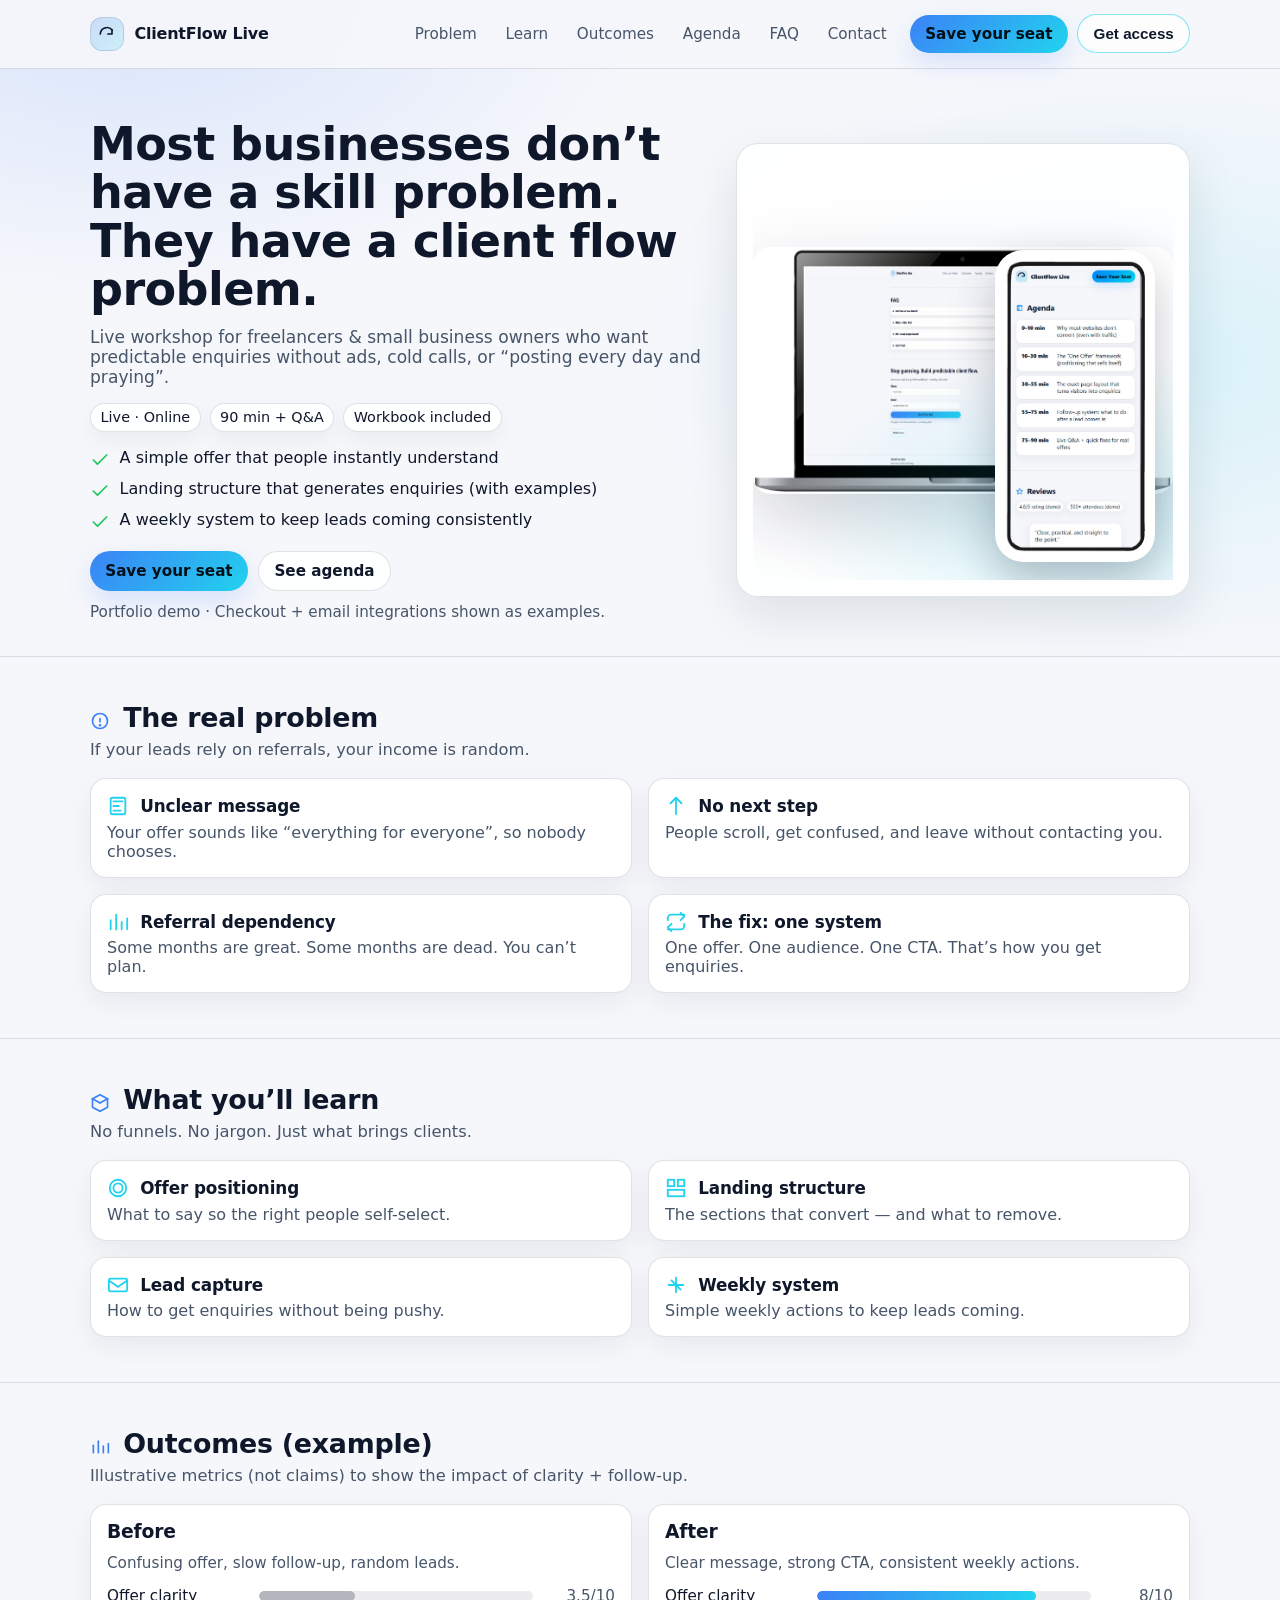
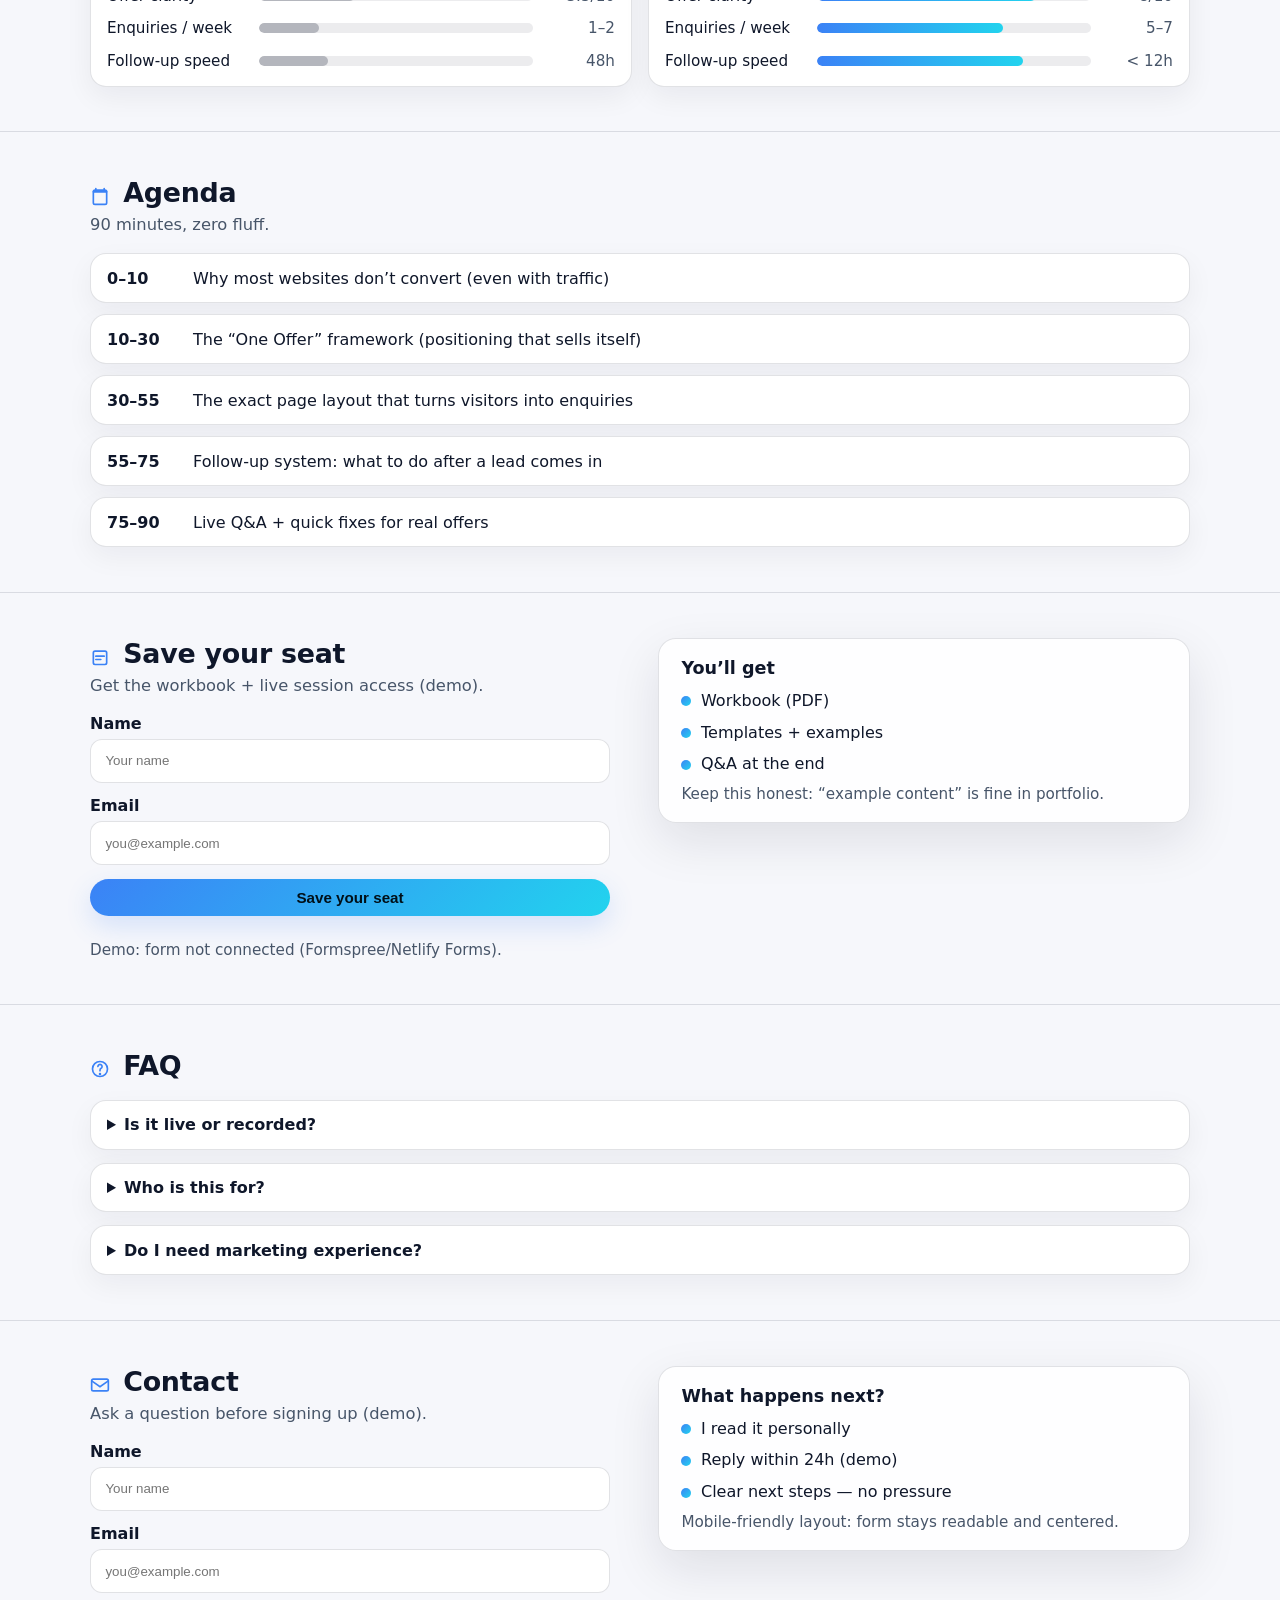
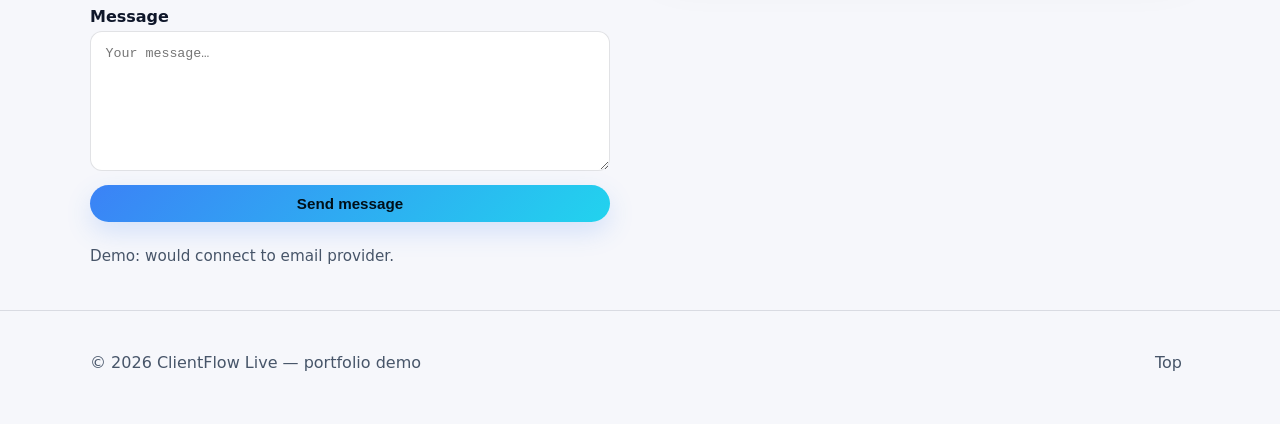
<file: index.html>
<!doctype html>
<html lang="en">
<head>
  <meta charset="UTF-8" />
  <meta name="viewport" content="width=device-width, initial-scale=1.0" />
  <title>ClientFlow Live — Portfolio Landing</title>
  <meta name="description" content="Portfolio demo landing page focused on client acquisition: clear offer, outcomes, agenda, and contact." />
  <link rel="icon" href="data:image/svg+xml,%3Csvg xmlns='http://www.w3.org/2000/svg' viewBox='0 0 64 64'%3E%3Cdefs%3E%3CradialGradient id='g' cx='30%25' cy='30%25'%3E%3Cstop offset='0' stop-color='%2322d3ee'/%3E%3Cstop offset='1' stop-color='%233b82f6'/%3E%3C/radialGradient%3E%3C/defs%3E%3Ccircle cx='32' cy='32' r='28' fill='url(%23g)'/%3E%3Cpath d='M20 35l7 7 17-20' fill='none' stroke='white' stroke-width='6' stroke-linecap='round' stroke-linejoin='round'/%3E%3C/svg%3E" />
  <link rel="stylesheet" href="styles.css" />
</head>

<body>
  <!-- Header -->
  <header class="header" id="top">
    <div class="wrap header__inner">
      <a class="brand" href="#top" aria-label="Back to top">
        <span class="brand__badge" aria-hidden="true">
          <svg class="icon" viewBox="0 0 24 24">
            <path d="M4 12a8 8 0 0 1 14-5" fill="none" stroke="currentColor" stroke-width="2" stroke-linecap="round"/>
            <path d="M18 7v5h-5" fill="none" stroke="currentColor" stroke-width="2" stroke-linecap="round" stroke-linejoin="round"/>
          </svg>
        </span>
        <span class="brand__text">ClientFlow Live</span>
      </a>

      <nav class="nav" aria-label="Primary">
        <a href="#problem">Problem</a>
        <a href="#learn">Learn</a>
        <a href="#outcomes">Outcomes</a>
        <a href="#agenda">Agenda</a>
        <a href="#faq">FAQ</a>
        <a href="#contact">Contact</a>
      </nav>

      <div class="header__ctas">
        <a class="btn btn--primary" href="#signup">Save your seat</a>
        <button class="btn btn--ghost" id="buyBtn" type="button">Get access</button>
      </div>
    </div>
  </header>

  <main>
    <!-- Hero -->
    <section class="hero" id="hero">
      <div class="wrap hero__grid">
        <div class="hero__copy">
          <h1 class="hero__title">Most businesses don’t have a skill problem.<br/>They have a client flow problem.</h1>
          <p class="hero__lead">
            Live workshop for freelancers & small business owners who want predictable enquiries
            without ads, cold calls, or “posting every day and praying”.
          </p>

          <div class="pills" aria-label="Event highlights">
            <span class="pill">Live · Online</span>
            <span class="pill">90 min + Q&amp;A</span>
            <span class="pill">Workbook included</span>
          </div>

          <ul class="checklist">
            <li>
              <svg class="checklist__icon" viewBox="0 0 24 24" aria-hidden="true">
                <path d="M20 6L9 17l-5-5" fill="none" stroke="currentColor" stroke-width="2" stroke-linecap="round" stroke-linejoin="round"/>
              </svg>
              A simple offer that people instantly understand
            </li>
            <li>
              <svg class="checklist__icon" viewBox="0 0 24 24" aria-hidden="true">
                <path d="M20 6L9 17l-5-5" fill="none" stroke="currentColor" stroke-width="2" stroke-linecap="round" stroke-linejoin="round"/>
              </svg>
              Landing structure that generates enquiries (with examples)
            </li>
            <li>
              <svg class="checklist__icon" viewBox="0 0 24 24" aria-hidden="true">
                <path d="M20 6L9 17l-5-5" fill="none" stroke="currentColor" stroke-width="2" stroke-linecap="round" stroke-linejoin="round"/>
              </svg>
              A weekly system to keep leads coming consistently
            </li>
          </ul>

          <div class="hero__actions">
            <a class="btn btn--primary" href="#signup">Save your seat</a>
            <a class="btn" href="#agenda">See agenda</a>
          </div>

          <p class="note">Portfolio demo · Checkout + email integrations shown as examples.</p>
        </div>

        <div class="preview" aria-label="Responsive preview">
          <div class="preview__mockups">
            <img class="mockup mockup--main" src="./images/desktop.jpg" alt="Desktop preview screenshot" />
            <img class="mockup mockup--secondary" src="./images/mobile.jpg" alt="Mobile preview screenshot" />
            
          </div>
        </div>
      </div>
    </section>

    <!-- Problem -->
    <section class="section" id="problem">
      <div class="wrap">
        <header class="section__header">
          <h2 class="section__title">
            <span class="section__icon" aria-hidden="true">
              <svg class="icon" viewBox="0 0 24 24">
                <path d="M12 9v4" fill="none" stroke="currentColor" stroke-width="2" stroke-linecap="round"/>
                <path d="M12 17h.01" fill="none" stroke="currentColor" stroke-width="3" stroke-linecap="round"/>
                <circle cx="12" cy="12" r="9" fill="none" stroke="currentColor" stroke-width="2"/>
              </svg>
            </span>
            The real problem
          </h2>
          <p class="section__lead">If your leads rely on referrals, your income is random.</p>
        </header>

        <div class="cards">
          <article class="card">
            <h3 class="card__title">
              <svg class="card__icon" viewBox="0 0 24 24" aria-hidden="true">
                <path d="M7 7h10M7 12h6M7 17h8" fill="none" stroke="currentColor" stroke-width="2" stroke-linecap="round"/>
                <rect x="4" y="3" width="16" height="18" rx="2" fill="none" stroke="currentColor" stroke-width="2"/>
              </svg>
              Unclear message
            </h3>
            <p class="card__text">Your offer sounds like “everything for everyone”, so nobody chooses.</p>
          </article>

          <article class="card">
            <h3 class="card__title">
              <svg class="card__icon" viewBox="0 0 24 24" aria-hidden="true">
                <path d="M12 3v18" fill="none" stroke="currentColor" stroke-width="2" stroke-linecap="round"/>
                <path d="M6 9l6-6 6 6" fill="none" stroke="currentColor" stroke-width="2" stroke-linecap="round" stroke-linejoin="round"/>
              </svg>
              No next step
            </h3>
            <p class="card__text">People scroll, get confused, and leave without contacting you.</p>
          </article>

          <article class="card">
            <h3 class="card__title">
              <svg class="card__icon" viewBox="0 0 24 24" aria-hidden="true">
                <path d="M4 20V10M10 20V4M16 20v-8M22 20V8" fill="none" stroke="currentColor" stroke-width="2" stroke-linecap="round"/>
              </svg>
              Referral dependency
            </h3>
            <p class="card__text">Some months are great. Some months are dead. You can’t plan.</p>
          </article>

          <article class="card">
            <h3 class="card__title">
              <svg class="card__icon" viewBox="0 0 24 24" aria-hidden="true">
                <path d="M17 2l4 4-4 4" fill="none" stroke="currentColor" stroke-width="2" stroke-linecap="round" stroke-linejoin="round"/>
                <path d="M3 10V8a4 4 0 0 1 4-4h14" fill="none" stroke="currentColor" stroke-width="2" stroke-linecap="round"/>
                <path d="M7 22l-4-4 4-4" fill="none" stroke="currentColor" stroke-width="2" stroke-linecap="round" stroke-linejoin="round"/>
                <path d="M21 14v2a4 4 0 0 1-4 4H3" fill="none" stroke="currentColor" stroke-width="2" stroke-linecap="round"/>
              </svg>
              The fix: one system
            </h3>
            <p class="card__text">One offer. One audience. One CTA. That’s how you get enquiries.</p>
          </article>
        </div>
      </div>
    </section>

    <!-- Learn -->
    <section class="section" id="learn">
      <div class="wrap">
        <header class="section__header">
          <h2 class="section__title">
            <span class="section__icon" aria-hidden="true">
              <svg class="icon" viewBox="0 0 24 24">
                <path d="M12 2l9 5-9 5-9-5 9-5z" fill="none" stroke="currentColor" stroke-width="2"/>
                <path d="M3 7v10l9 5 9-5V7" fill="none" stroke="currentColor" stroke-width="2"/>
              </svg>
            </span>
            What you’ll learn
          </h2>
          <p class="section__lead">No funnels. No jargon. Just what brings clients.</p>
        </header>

        <div class="cards cards--2">
          <article class="card">
            <h3 class="card__title">
              <svg class="card__icon" viewBox="0 0 24 24" aria-hidden="true">
                <circle cx="12" cy="12" r="9" fill="none" stroke="currentColor" stroke-width="2"/>
                <circle cx="12" cy="12" r="5" fill="none" stroke="currentColor" stroke-width="2"/>
              </svg>
              Offer positioning
            </h3>
            <p class="card__text">What to say so the right people self-select.</p>
          </article>

          <article class="card">
            <h3 class="card__title">
              <svg class="card__icon" viewBox="0 0 24 24" aria-hidden="true">
                <rect x="3" y="3" width="7" height="7" fill="none" stroke="currentColor" stroke-width="2"/>
                <rect x="14" y="3" width="7" height="7" fill="none" stroke="currentColor" stroke-width="2"/>
                <rect x="3" y="14" width="18" height="7" fill="none" stroke="currentColor" stroke-width="2"/>
              </svg>
              Landing structure
            </h3>
            <p class="card__text">The sections that convert — and what to remove.</p>
          </article>

          <article class="card">
            <h3 class="card__title">
              <svg class="card__icon" viewBox="0 0 24 24" aria-hidden="true">
                <rect x="2" y="5" width="20" height="14" rx="2" fill="none" stroke="currentColor" stroke-width="2"/>
                <path d="M22 7l-10 7L2 7" fill="none" stroke="currentColor" stroke-width="2"/>
              </svg>
              Lead capture
            </h3>
            <p class="card__text">How to get enquiries without being pushy.</p>
          </article>

          <article class="card">
            <h3 class="card__title">
              <svg class="card__icon" viewBox="0 0 24 24" aria-hidden="true">
                <path d="M4 12h16" fill="none" stroke="currentColor" stroke-width="2" stroke-linecap="round"/>
                <path d="M12 4v16" fill="none" stroke="currentColor" stroke-width="2" stroke-linecap="round"/>
                <path d="M7 7l10 10" fill="none" stroke="currentColor" stroke-width="2" stroke-linecap="round"/>
              </svg>
              Weekly system
            </h3>
            <p class="card__text">Simple weekly actions to keep leads coming.</p>
          </article>
        </div>
      </div>
    </section>

    <!-- Outcomes -->
    <section class="section" id="outcomes">
      <div class="wrap">
        <header class="section__header">
          <h2 class="section__title">
            <span class="section__icon" aria-hidden="true">
              <svg class="icon" viewBox="0 0 24 24">
                <path d="M4 19V10" fill="none" stroke="currentColor" stroke-width="2" stroke-linecap="round"/>
                <path d="M10 19V5" fill="none" stroke="currentColor" stroke-width="2" stroke-linecap="round"/>
                <path d="M16 19v-8" fill="none" stroke="currentColor" stroke-width="2" stroke-linecap="round"/>
                <path d="M22 19V8" fill="none" stroke="currentColor" stroke-width="2" stroke-linecap="round"/>
              </svg>
            </span>
            Outcomes (example)
          </h2>
          <p class="section__lead">Illustrative metrics (not claims) to show the impact of clarity + follow-up.</p>
        </header>

        <div class="charts">
          <article class="chart">
            <h3 class="chart__title">Before</h3>
            <p class="note">Confusing offer, slow follow‑up, random leads.</p>

            <div class="metric">
              <span class="metric__label">Offer clarity</span>
              <div class="bar"><div class="bar__fill" style="width:35%"></div></div>
              <span class="metric__value">3.5/10</span>
            </div>

            <div class="metric">
              <span class="metric__label">Enquiries / week</span>
              <div class="bar"><div class="bar__fill" style="width:22%"></div></div>
              <span class="metric__value">1–2</span>
            </div>

            <div class="metric">
              <span class="metric__label">Follow‑up speed</span>
              <div class="bar"><div class="bar__fill" style="width:25%"></div></div>
              <span class="metric__value">48h</span>
            </div>
          </article>

          <article class="chart chart--after">
            <h3 class="chart__title">After</h3>
            <p class="note">Clear message, strong CTA, consistent weekly actions.</p>

            <div class="metric">
              <span class="metric__label">Offer clarity</span>
              <div class="bar"><div class="bar__fill" style="width:80%"></div></div>
              <span class="metric__value">8/10</span>
            </div>

            <div class="metric">
              <span class="metric__label">Enquiries / week</span>
              <div class="bar"><div class="bar__fill" style="width:68%"></div></div>
              <span class="metric__value">5–7</span>
            </div>

            <div class="metric">
              <span class="metric__label">Follow‑up speed</span>
              <div class="bar"><div class="bar__fill" style="width:75%"></div></div>
              <span class="metric__value">&lt; 12h</span>
            </div>
          </article>
        </div>
      </div>
    </section>

    <!-- Agenda -->
    <section class="section" id="agenda">
      <div class="wrap">
        <header class="section__header">
          <h2 class="section__title">
            <span class="section__icon" aria-hidden="true">
              <svg class="icon" viewBox="0 0 24 24">
                <path d="M7 3v3M17 3v3" fill="none" stroke="currentColor" stroke-width="2" stroke-linecap="round"/>
                <path d="M4 7h16" fill="none" stroke="currentColor" stroke-width="2" stroke-linecap="round"/>
                <rect x="4" y="5" width="16" height="17" rx="2" fill="none" stroke="currentColor" stroke-width="2"/>
              </svg>
            </span>
            Agenda
          </h2>
          <p class="section__lead">90 minutes, zero fluff.</p>
        </header>

        <div class="agenda">
          <div class="agenda__row"><span class="agenda__time">0–10</span><span>Why most websites don’t convert (even with traffic)</span></div>
          <div class="agenda__row"><span class="agenda__time">10–30</span><span>The “One Offer” framework (positioning that sells itself)</span></div>
          <div class="agenda__row"><span class="agenda__time">30–55</span><span>The exact page layout that turns visitors into enquiries</span></div>
          <div class="agenda__row"><span class="agenda__time">55–75</span><span>Follow‑up system: what to do after a lead comes in</span></div>
          <div class="agenda__row"><span class="agenda__time">75–90</span><span>Live Q&amp;A + quick fixes for real offers</span></div>
        </div>
      </div>
    </section>

    <!-- Signup (2 columns) -->
    <section class="section" id="signup">
      <div class="wrap two-col">
        <div class="two-col__main">
          <header class="section__header">
            <h2 class="section__title">
              <span class="section__icon" aria-hidden="true">
                <svg class="icon" viewBox="0 0 24 24">
                  <rect x="4" y="5" width="16" height="16" rx="2" fill="none" stroke="currentColor" stroke-width="2"/>
                  <path d="M7 11h10M7 15h6" fill="none" stroke="currentColor" stroke-width="2" stroke-linecap="round"/>
                </svg>
              </span>
              Save your seat
            </h2>
            <p class="section__lead">Get the workbook + live session access (demo).</p>
          </header>

          <form class="form" id="signupForm">
            <div class="field">
              <label for="name">Name</label>
              <input id="name" name="name" type="text" autocomplete="name" required placeholder="Your name" />
            </div>

            <div class="field">
              <label for="email">Email</label>
              <input id="email" name="email" type="email" autocomplete="email" required placeholder="you@example.com" />
            </div>

            <button class="btn btn--primary" type="submit">Save your seat</button>
            <p class="note">Demo: form not connected (Formspree/Netlify Forms).</p>
          </form>
        </div>

        <aside class="two-col__side">
          <h3 class="side__title">You’ll get</h3>
          <ul class="side__list">
            <li><span class="side__dot"></span> Workbook (PDF)</li>
            <li><span class="side__dot"></span> Templates + examples</li>
            <li><span class="side__dot"></span> Q&amp;A at the end</li>
          </ul>
          <p class="note">Keep this honest: “example content” is fine in portfolio.</p>
        </aside>
      </div>
    </section>

    <!-- FAQ -->
    <section class="section" id="faq">
      <div class="wrap">
        <header class="section__header">
          <h2 class="section__title">
            <span class="section__icon" aria-hidden="true">
              <svg class="icon" viewBox="0 0 24 24">
                <path d="M12 18h.01" fill="none" stroke="currentColor" stroke-width="3" stroke-linecap="round"/>
                <path d="M9.5 9a2.5 2.5 0 1 1 3.8 2.2c-.9.5-1.3 1-1.3 2.3v.5"
                  fill="none" stroke="currentColor" stroke-width="2" stroke-linecap="round" stroke-linejoin="round"/>
                <circle cx="12" cy="12" r="9" fill="none" stroke="currentColor" stroke-width="2"/>
              </svg>
            </span>
            FAQ
          </h2>
        </header>

        <div class="faq">
          <details>
            <summary>Is it live or recorded?</summary>
            <p>Live. A recording can be available afterwards (demo copy).</p>
          </details>
          <details>
            <summary>Who is this for?</summary>
            <p>Freelancers, consultants, coaches, and local service businesses.</p>
          </details>
          <details>
            <summary>Do I need marketing experience?</summary>
            <p>No. This is business-first, not technical.</p>
          </details>
        </div>
      </div>
    </section>

    <!-- Contact (2 columns) -->
    <section class="section" id="contact">
      <div class="wrap two-col">
        <div class="two-col__main">
          <header class="section__header">
            <h2 class="section__title">
              <span class="section__icon" aria-hidden="true">
                <svg class="icon" viewBox="0 0 24 24">
                  <rect x="2" y="5" width="20" height="14" rx="2" fill="none" stroke="currentColor" stroke-width="2"/>
                  <path d="M22 7l-10 7L2 7" fill="none" stroke="currentColor" stroke-width="2"/>
                </svg>
              </span>
              Contact
            </h2>
            <p class="section__lead">Ask a question before signing up (demo).</p>
          </header>

          <form class="form" id="contactForm">
            <div class="field">
              <label for="cname">Name</label>
              <input id="cname" name="cname" type="text" autocomplete="name" required placeholder="Your name" />
            </div>

            <div class="field">
              <label for="cemail">Email</label>
              <input id="cemail" name="cemail" type="email" autocomplete="email" required placeholder="you@example.com" />
            </div>

            <div class="field">
              <label for="cmsg">Message</label>
              <textarea id="cmsg" name="cmsg" rows="5" required placeholder="Your message…"></textarea>
            </div>

            <button class="btn btn--primary" type="submit">Send message</button>
            <p class="note">Demo: would connect to email provider.</p>
          </form>
        </div>

        <aside class="two-col__side">
          <h3 class="side__title">What happens next?</h3>
          <ul class="side__list">
            <li><span class="side__dot"></span> I read it personally</li>
            <li><span class="side__dot"></span> Reply within 24h (demo)</li>
            <li><span class="side__dot"></span> Clear next steps — no pressure</li>
          </ul>
          <p class="note">Mobile-friendly layout: form stays readable and centered.</p>
        </aside>
      </div>
    </section>

    <!-- Footer -->
    <footer class="footer">
      <div class="wrap footer__inner">
        <span>© <span id="year"></span> ClientFlow Live — portfolio demo</span>
        <a class="footer__link" href="#hero">Top</a>
      </div>
    </footer>
  </main>

  <!-- Scroll to top (desktop only via CSS) -->
  <button class="to-top" id="toTop" type="button" aria-label="Back to top">↑</button>

  <!-- Mobile sticky CTA -->
  <a class="mobile-cta btn btn--primary" href="#signup">Save your seat</a>

  <script src="script.js"></script>
</body>
</html>
</file>
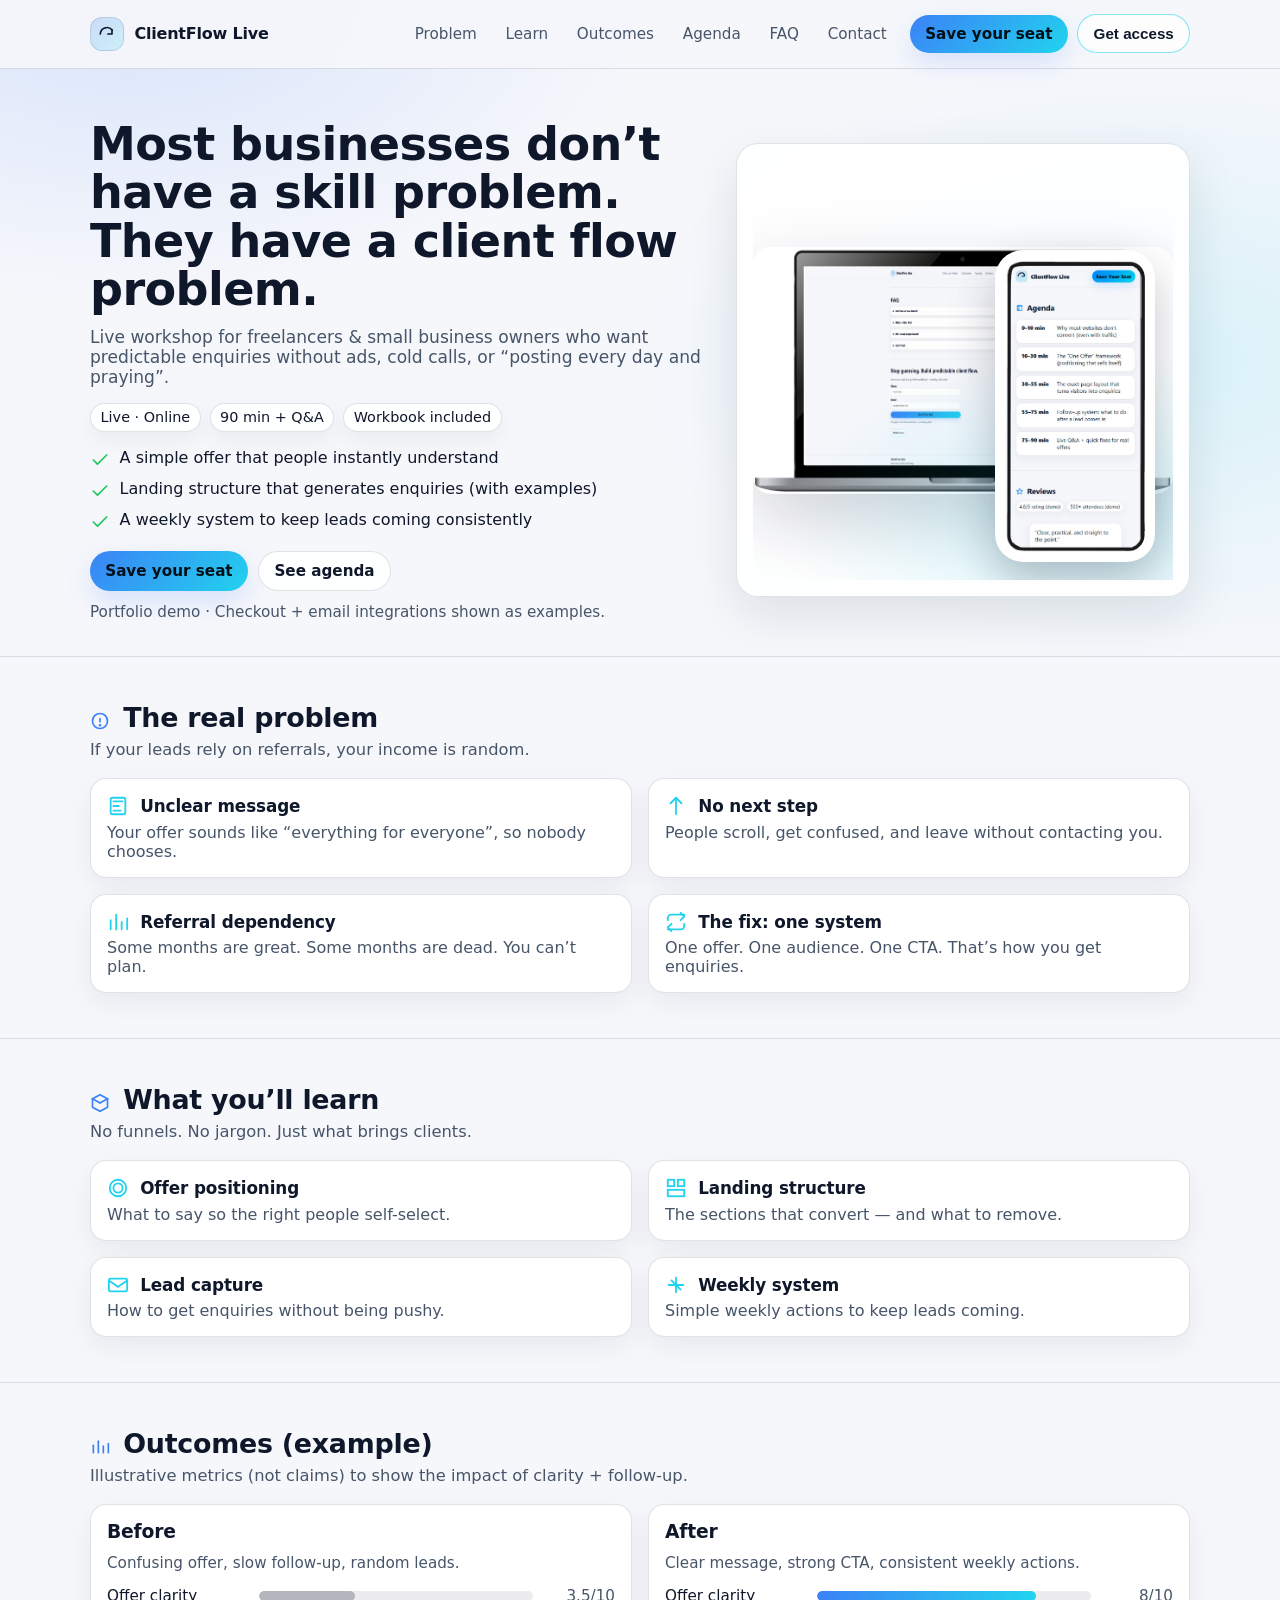
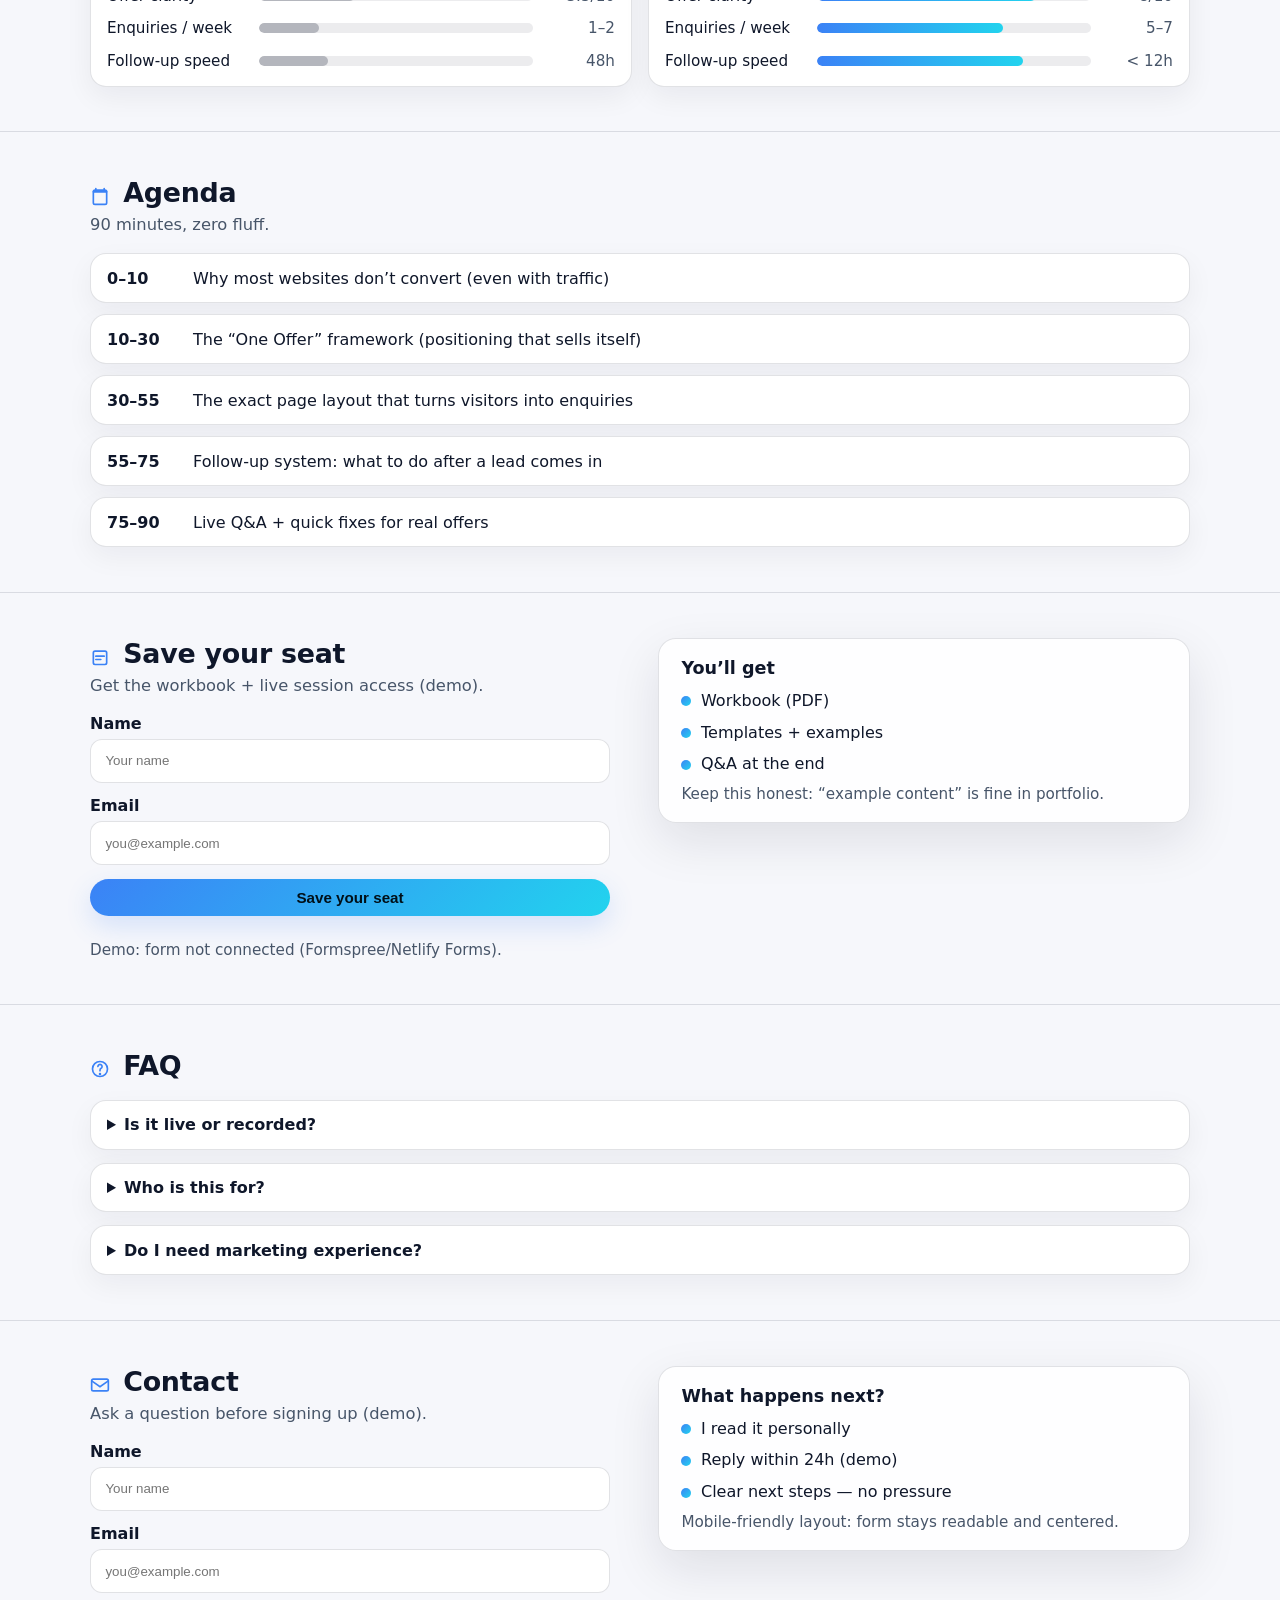
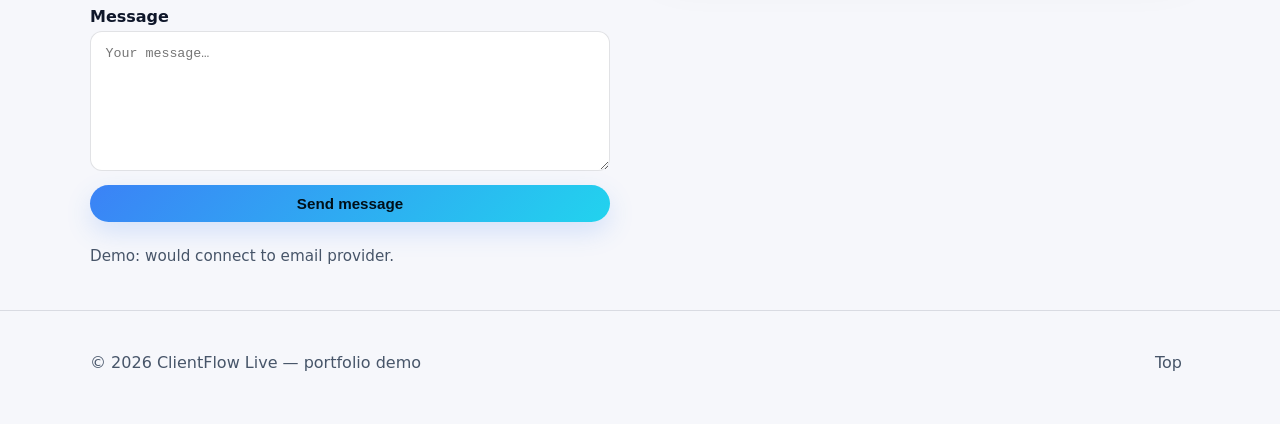
<file: index.refactored.html>
<!doctype html>
<html lang="en">
<head>
  <meta charset="UTF-8" />
  <meta name="viewport" content="width=device-width, initial-scale=1.0" />
  <title>ClientFlow Live — Portfolio Landing</title>
  <meta name="description" content="Portfolio demo landing page focused on client acquisition: clear offer, outcomes, agenda, and contact." />
  <link rel="icon" href="data:image/svg+xml,%3Csvg xmlns='http://www.w3.org/2000/svg' viewBox='0 0 64 64'%3E%3Cdefs%3E%3CradialGradient id='g' cx='30%25' cy='30%25'%3E%3Cstop offset='0' stop-color='%2322d3ee'/%3E%3Cstop offset='1' stop-color='%233b82f6'/%3E%3C/radialGradient%3E%3C/defs%3E%3Ccircle cx='32' cy='32' r='28' fill='url(%23g)'/%3E%3Cpath d='M20 35l7 7 17-20' fill='none' stroke='white' stroke-width='6' stroke-linecap='round' stroke-linejoin='round'/%3E%3C/svg%3E" />
  <link rel="stylesheet" href="styles.refactored.css" />
</head>

<body>
  <!-- Header -->
  <header class="header" id="top">
    <div class="wrap header__inner">
      <a class="brand" href="#top" aria-label="Back to top">
        <span class="brand__badge" aria-hidden="true">
          <svg class="icon" viewBox="0 0 24 24">
            <path d="M4 12a8 8 0 0 1 14-5" fill="none" stroke="currentColor" stroke-width="2" stroke-linecap="round"/>
            <path d="M18 7v5h-5" fill="none" stroke="currentColor" stroke-width="2" stroke-linecap="round" stroke-linejoin="round"/>
          </svg>
        </span>
        <span class="brand__text">ClientFlow Live</span>
      </a>

      <nav class="nav" aria-label="Primary">
        <a href="#problem">Problem</a>
        <a href="#learn">Learn</a>
        <a href="#outcomes">Outcomes</a>
        <a href="#agenda">Agenda</a>
        <a href="#faq">FAQ</a>
        <a href="#contact">Contact</a>
      </nav>

      <div class="header__ctas">
        <a class="btn btn--primary" href="#signup">Save your seat</a>
        <button class="btn btn--ghost" id="buyBtn" type="button">Get access</button>
      </div>
    </div>
  </header>

  <main>
    <!-- Hero -->
    <section class="hero" id="hero">
      <div class="wrap hero__grid">
        <div class="hero__copy">
          <h1 class="hero__title">Most businesses don’t have a skill problem.<br/>They have a client flow problem.</h1>
          <p class="hero__lead">
            Live workshop for freelancers & small business owners who want predictable enquiries
            without ads, cold calls, or “posting every day and praying”.
          </p>

          <div class="pills" aria-label="Event highlights">
            <span class="pill">Live · Online</span>
            <span class="pill">90 min + Q&amp;A</span>
            <span class="pill">Workbook included</span>
          </div>

          <ul class="checklist">
            <li>
              <svg class="checklist__icon" viewBox="0 0 24 24" aria-hidden="true">
                <path d="M20 6L9 17l-5-5" fill="none" stroke="currentColor" stroke-width="2" stroke-linecap="round" stroke-linejoin="round"/>
              </svg>
              A simple offer that people instantly understand
            </li>
            <li>
              <svg class="checklist__icon" viewBox="0 0 24 24" aria-hidden="true">
                <path d="M20 6L9 17l-5-5" fill="none" stroke="currentColor" stroke-width="2" stroke-linecap="round" stroke-linejoin="round"/>
              </svg>
              Landing structure that generates enquiries (with examples)
            </li>
            <li>
              <svg class="checklist__icon" viewBox="0 0 24 24" aria-hidden="true">
                <path d="M20 6L9 17l-5-5" fill="none" stroke="currentColor" stroke-width="2" stroke-linecap="round" stroke-linejoin="round"/>
              </svg>
              A weekly system to keep leads coming consistently
            </li>
          </ul>

          <div class="hero__actions">
            <a class="btn btn--primary" href="#signup">Save your seat</a>
            <a class="btn" href="#agenda">See agenda</a>
          </div>

          <p class="note">Portfolio demo · Checkout + email integrations shown as examples.</p>
        </div>

        <div class="preview" aria-label="Responsive preview">
          <div class="preview__mockups">
            <img class="mockup mockup--main" src="./images/desktop.jpg" alt="Desktop preview screenshot" />
            <img class="mockup mockup--secondary" src="./images/mobile.jpg" alt="Mobile preview screenshot" />
            
          </div>
        </div>
      </div>
    </section>

    <!-- Problem -->
    <section class="section" id="problem">
      <div class="wrap">
        <header class="section__header">
          <h2 class="section__title">
            <span class="section__icon" aria-hidden="true">
              <svg class="icon" viewBox="0 0 24 24">
                <path d="M12 9v4" fill="none" stroke="currentColor" stroke-width="2" stroke-linecap="round"/>
                <path d="M12 17h.01" fill="none" stroke="currentColor" stroke-width="3" stroke-linecap="round"/>
                <circle cx="12" cy="12" r="9" fill="none" stroke="currentColor" stroke-width="2"/>
              </svg>
            </span>
            The real problem
          </h2>
          <p class="section__lead">If your leads rely on referrals, your income is random.</p>
        </header>

        <div class="cards">
          <article class="card">
            <h3 class="card__title">
              <svg class="card__icon" viewBox="0 0 24 24" aria-hidden="true">
                <path d="M7 7h10M7 12h6M7 17h8" fill="none" stroke="currentColor" stroke-width="2" stroke-linecap="round"/>
                <rect x="4" y="3" width="16" height="18" rx="2" fill="none" stroke="currentColor" stroke-width="2"/>
              </svg>
              Unclear message
            </h3>
            <p class="card__text">Your offer sounds like “everything for everyone”, so nobody chooses.</p>
          </article>

          <article class="card">
            <h3 class="card__title">
              <svg class="card__icon" viewBox="0 0 24 24" aria-hidden="true">
                <path d="M12 3v18" fill="none" stroke="currentColor" stroke-width="2" stroke-linecap="round"/>
                <path d="M6 9l6-6 6 6" fill="none" stroke="currentColor" stroke-width="2" stroke-linecap="round" stroke-linejoin="round"/>
              </svg>
              No next step
            </h3>
            <p class="card__text">People scroll, get confused, and leave without contacting you.</p>
          </article>

          <article class="card">
            <h3 class="card__title">
              <svg class="card__icon" viewBox="0 0 24 24" aria-hidden="true">
                <path d="M4 20V10M10 20V4M16 20v-8M22 20V8" fill="none" stroke="currentColor" stroke-width="2" stroke-linecap="round"/>
              </svg>
              Referral dependency
            </h3>
            <p class="card__text">Some months are great. Some months are dead. You can’t plan.</p>
          </article>

          <article class="card">
            <h3 class="card__title">
              <svg class="card__icon" viewBox="0 0 24 24" aria-hidden="true">
                <path d="M17 2l4 4-4 4" fill="none" stroke="currentColor" stroke-width="2" stroke-linecap="round" stroke-linejoin="round"/>
                <path d="M3 10V8a4 4 0 0 1 4-4h14" fill="none" stroke="currentColor" stroke-width="2" stroke-linecap="round"/>
                <path d="M7 22l-4-4 4-4" fill="none" stroke="currentColor" stroke-width="2" stroke-linecap="round" stroke-linejoin="round"/>
                <path d="M21 14v2a4 4 0 0 1-4 4H3" fill="none" stroke="currentColor" stroke-width="2" stroke-linecap="round"/>
              </svg>
              The fix: one system
            </h3>
            <p class="card__text">One offer. One audience. One CTA. That’s how you get enquiries.</p>
          </article>
        </div>
      </div>
    </section>

    <!-- Learn -->
    <section class="section" id="learn">
      <div class="wrap">
        <header class="section__header">
          <h2 class="section__title">
            <span class="section__icon" aria-hidden="true">
              <svg class="icon" viewBox="0 0 24 24">
                <path d="M12 2l9 5-9 5-9-5 9-5z" fill="none" stroke="currentColor" stroke-width="2"/>
                <path d="M3 7v10l9 5 9-5V7" fill="none" stroke="currentColor" stroke-width="2"/>
              </svg>
            </span>
            What you’ll learn
          </h2>
          <p class="section__lead">No funnels. No jargon. Just what brings clients.</p>
        </header>

        <div class="cards cards--2">
          <article class="card">
            <h3 class="card__title">
              <svg class="card__icon" viewBox="0 0 24 24" aria-hidden="true">
                <circle cx="12" cy="12" r="9" fill="none" stroke="currentColor" stroke-width="2"/>
                <circle cx="12" cy="12" r="5" fill="none" stroke="currentColor" stroke-width="2"/>
              </svg>
              Offer positioning
            </h3>
            <p class="card__text">What to say so the right people self-select.</p>
          </article>

          <article class="card">
            <h3 class="card__title">
              <svg class="card__icon" viewBox="0 0 24 24" aria-hidden="true">
                <rect x="3" y="3" width="7" height="7" fill="none" stroke="currentColor" stroke-width="2"/>
                <rect x="14" y="3" width="7" height="7" fill="none" stroke="currentColor" stroke-width="2"/>
                <rect x="3" y="14" width="18" height="7" fill="none" stroke="currentColor" stroke-width="2"/>
              </svg>
              Landing structure
            </h3>
            <p class="card__text">The sections that convert — and what to remove.</p>
          </article>

          <article class="card">
            <h3 class="card__title">
              <svg class="card__icon" viewBox="0 0 24 24" aria-hidden="true">
                <rect x="2" y="5" width="20" height="14" rx="2" fill="none" stroke="currentColor" stroke-width="2"/>
                <path d="M22 7l-10 7L2 7" fill="none" stroke="currentColor" stroke-width="2"/>
              </svg>
              Lead capture
            </h3>
            <p class="card__text">How to get enquiries without being pushy.</p>
          </article>

          <article class="card">
            <h3 class="card__title">
              <svg class="card__icon" viewBox="0 0 24 24" aria-hidden="true">
                <path d="M4 12h16" fill="none" stroke="currentColor" stroke-width="2" stroke-linecap="round"/>
                <path d="M12 4v16" fill="none" stroke="currentColor" stroke-width="2" stroke-linecap="round"/>
                <path d="M7 7l10 10" fill="none" stroke="currentColor" stroke-width="2" stroke-linecap="round"/>
              </svg>
              Weekly system
            </h3>
            <p class="card__text">Simple weekly actions to keep leads coming.</p>
          </article>
        </div>
      </div>
    </section>

    <!-- Outcomes -->
    <section class="section" id="outcomes">
      <div class="wrap">
        <header class="section__header">
          <h2 class="section__title">
            <span class="section__icon" aria-hidden="true">
              <svg class="icon" viewBox="0 0 24 24">
                <path d="M4 19V10" fill="none" stroke="currentColor" stroke-width="2" stroke-linecap="round"/>
                <path d="M10 19V5" fill="none" stroke="currentColor" stroke-width="2" stroke-linecap="round"/>
                <path d="M16 19v-8" fill="none" stroke="currentColor" stroke-width="2" stroke-linecap="round"/>
                <path d="M22 19V8" fill="none" stroke="currentColor" stroke-width="2" stroke-linecap="round"/>
              </svg>
            </span>
            Outcomes (example)
          </h2>
          <p class="section__lead">Illustrative metrics (not claims) to show the impact of clarity + follow-up.</p>
        </header>

        <div class="charts">
          <article class="chart">
            <h3 class="chart__title">Before</h3>
            <p class="note">Confusing offer, slow follow‑up, random leads.</p>

            <div class="metric">
              <span class="metric__label">Offer clarity</span>
              <div class="bar"><div class="bar__fill" style="width:35%"></div></div>
              <span class="metric__value">3.5/10</span>
            </div>

            <div class="metric">
              <span class="metric__label">Enquiries / week</span>
              <div class="bar"><div class="bar__fill" style="width:22%"></div></div>
              <span class="metric__value">1–2</span>
            </div>

            <div class="metric">
              <span class="metric__label">Follow‑up speed</span>
              <div class="bar"><div class="bar__fill" style="width:25%"></div></div>
              <span class="metric__value">48h</span>
            </div>
          </article>

          <article class="chart chart--after">
            <h3 class="chart__title">After</h3>
            <p class="note">Clear message, strong CTA, consistent weekly actions.</p>

            <div class="metric">
              <span class="metric__label">Offer clarity</span>
              <div class="bar"><div class="bar__fill" style="width:80%"></div></div>
              <span class="metric__value">8/10</span>
            </div>

            <div class="metric">
              <span class="metric__label">Enquiries / week</span>
              <div class="bar"><div class="bar__fill" style="width:68%"></div></div>
              <span class="metric__value">5–7</span>
            </div>

            <div class="metric">
              <span class="metric__label">Follow‑up speed</span>
              <div class="bar"><div class="bar__fill" style="width:75%"></div></div>
              <span class="metric__value">&lt; 12h</span>
            </div>
          </article>
        </div>
      </div>
    </section>

    <!-- Agenda -->
    <section class="section" id="agenda">
      <div class="wrap">
        <header class="section__header">
          <h2 class="section__title">
            <span class="section__icon" aria-hidden="true">
              <svg class="icon" viewBox="0 0 24 24">
                <path d="M7 3v3M17 3v3" fill="none" stroke="currentColor" stroke-width="2" stroke-linecap="round"/>
                <path d="M4 7h16" fill="none" stroke="currentColor" stroke-width="2" stroke-linecap="round"/>
                <rect x="4" y="5" width="16" height="17" rx="2" fill="none" stroke="currentColor" stroke-width="2"/>
              </svg>
            </span>
            Agenda
          </h2>
          <p class="section__lead">90 minutes, zero fluff.</p>
        </header>

        <div class="agenda">
          <div class="agenda__row"><span class="agenda__time">0–10</span><span>Why most websites don’t convert (even with traffic)</span></div>
          <div class="agenda__row"><span class="agenda__time">10–30</span><span>The “One Offer” framework (positioning that sells itself)</span></div>
          <div class="agenda__row"><span class="agenda__time">30–55</span><span>The exact page layout that turns visitors into enquiries</span></div>
          <div class="agenda__row"><span class="agenda__time">55–75</span><span>Follow‑up system: what to do after a lead comes in</span></div>
          <div class="agenda__row"><span class="agenda__time">75–90</span><span>Live Q&amp;A + quick fixes for real offers</span></div>
        </div>
      </div>
    </section>

    <!-- Signup (2 columns) -->
    <section class="section" id="signup">
      <div class="wrap two-col">
        <div class="two-col__main">
          <header class="section__header">
            <h2 class="section__title">
              <span class="section__icon" aria-hidden="true">
                <svg class="icon" viewBox="0 0 24 24">
                  <rect x="4" y="5" width="16" height="16" rx="2" fill="none" stroke="currentColor" stroke-width="2"/>
                  <path d="M7 11h10M7 15h6" fill="none" stroke="currentColor" stroke-width="2" stroke-linecap="round"/>
                </svg>
              </span>
              Save your seat
            </h2>
            <p class="section__lead">Get the workbook + live session access (demo).</p>
          </header>

          <form class="form" id="signupForm">
            <div class="field">
              <label for="name">Name</label>
              <input id="name" name="name" type="text" autocomplete="name" required placeholder="Your name" />
            </div>

            <div class="field">
              <label for="email">Email</label>
              <input id="email" name="email" type="email" autocomplete="email" required placeholder="you@example.com" />
            </div>

            <button class="btn btn--primary" type="submit">Save your seat</button>
            <p class="note">Demo: form not connected (Formspree/Netlify Forms).</p>
          </form>
        </div>

        <aside class="two-col__side">
          <h3 class="side__title">You’ll get</h3>
          <ul class="side__list">
            <li><span class="side__dot"></span> Workbook (PDF)</li>
            <li><span class="side__dot"></span> Templates + examples</li>
            <li><span class="side__dot"></span> Q&amp;A at the end</li>
          </ul>
          <p class="note">Keep this honest: “example content” is fine in portfolio.</p>
        </aside>
      </div>
    </section>

    <!-- FAQ -->
    <section class="section" id="faq">
      <div class="wrap">
        <header class="section__header">
          <h2 class="section__title">
            <span class="section__icon" aria-hidden="true">
              <svg class="icon" viewBox="0 0 24 24">
                <path d="M12 18h.01" fill="none" stroke="currentColor" stroke-width="3" stroke-linecap="round"/>
                <path d="M9.5 9a2.5 2.5 0 1 1 3.8 2.2c-.9.5-1.3 1-1.3 2.3v.5"
                  fill="none" stroke="currentColor" stroke-width="2" stroke-linecap="round" stroke-linejoin="round"/>
                <circle cx="12" cy="12" r="9" fill="none" stroke="currentColor" stroke-width="2"/>
              </svg>
            </span>
            FAQ
          </h2>
        </header>

        <div class="faq">
          <details>
            <summary>Is it live or recorded?</summary>
            <p>Live. A recording can be available afterwards (demo copy).</p>
          </details>
          <details>
            <summary>Who is this for?</summary>
            <p>Freelancers, consultants, coaches, and local service businesses.</p>
          </details>
          <details>
            <summary>Do I need marketing experience?</summary>
            <p>No. This is business-first, not technical.</p>
          </details>
        </div>
      </div>
    </section>

    <!-- Contact (2 columns) -->
    <section class="section" id="contact">
      <div class="wrap two-col">
        <div class="two-col__main">
          <header class="section__header">
            <h2 class="section__title">
              <span class="section__icon" aria-hidden="true">
                <svg class="icon" viewBox="0 0 24 24">
                  <rect x="2" y="5" width="20" height="14" rx="2" fill="none" stroke="currentColor" stroke-width="2"/>
                  <path d="M22 7l-10 7L2 7" fill="none" stroke="currentColor" stroke-width="2"/>
                </svg>
              </span>
              Contact
            </h2>
            <p class="section__lead">Ask a question before signing up (demo).</p>
          </header>

          <form class="form" id="contactForm">
            <div class="field">
              <label for="cname">Name</label>
              <input id="cname" name="cname" type="text" autocomplete="name" required placeholder="Your name" />
            </div>

            <div class="field">
              <label for="cemail">Email</label>
              <input id="cemail" name="cemail" type="email" autocomplete="email" required placeholder="you@example.com" />
            </div>

            <div class="field">
              <label for="cmsg">Message</label>
              <textarea id="cmsg" name="cmsg" rows="5" required placeholder="Your message…"></textarea>
            </div>

            <button class="btn btn--primary" type="submit">Send message</button>
            <p class="note">Demo: would connect to email provider.</p>
          </form>
        </div>

        <aside class="two-col__side">
          <h3 class="side__title">What happens next?</h3>
          <ul class="side__list">
            <li><span class="side__dot"></span> I read it personally</li>
            <li><span class="side__dot"></span> Reply within 24h (demo)</li>
            <li><span class="side__dot"></span> Clear next steps — no pressure</li>
          </ul>
          <p class="note">Mobile-friendly layout: form stays readable and centered.</p>
        </aside>
      </div>
    </section>

    <!-- Footer -->
    <footer class="footer">
      <div class="wrap footer__inner">
        <span>© <span id="year"></span> ClientFlow Live — portfolio demo</span>
        <a class="footer__link" href="#hero">Top</a>
      </div>
    </footer>
  </main>

  <!-- Scroll to top (desktop only via CSS) -->
  <button class="to-top" id="toTop" type="button" aria-label="Back to top">↑</button>

  <!-- Mobile sticky CTA -->
  <a class="mobile-cta btn btn--primary" href="#signup">Save your seat</a>

  <script src="script.refactored.js"></script>
</body>
</html>
</file>
<file: styles.css>
/* ==========================================================================
   ClientFlow Live — Portfolio Landing
   Refactor: consistent naming, reduced duplication, stable responsive behavior
   ========================================================================== */

/* ---------- Design tokens ---------- */
:root {
  --bg: #f6f7fb;
  --surface: rgba(255, 255, 255, 0.88);
  --card: #ffffff;

  --text: #0f172a;
  --muted: #475569;
  --line: rgba(15, 23, 42, 0.12);

  --accent: #3b82f6;
  --neon: #22d3ee;
  --success: #22c55e;

  --radius: 16px;
  --shadow: 0 18px 50px rgba(15, 23, 42, 0.1);

  --wrap: 1100px;
}

/* ---------- Base / reset ---------- */
* {
  box-sizing: border-box;
}
html {
  scroll-behavior: smooth;
}
body {
  margin: 0;
  font-family: Inter, system-ui, -apple-system, Segoe UI, Roboto, Arial,
    sans-serif;
  color: var(--text);
  background: radial-gradient(
      900px 520px at 10% 0%,
      rgba(59, 130, 246, 0.16),
      transparent 58%
    ),
    radial-gradient(
      900px 520px at 90% 10%,
      rgba(34, 211, 238, 0.14),
      transparent 58%
    ),
    var(--bg);
}

a {
  color: inherit;
  text-decoration: none;
}
p {
  margin: 0.6rem 0 0;
  color: var(--muted);
}
img {
  max-width: 100%;
  display: block;
}

:focus-visible {
  outline: 2px solid var(--neon);
  outline-offset: 3px;
}

.wrap {
  width: min(var(--wrap), 100% - 2rem);
  margin: 0 auto;
}

.icon {
  width: 20px;
  height: 20px;
}

/* ---------- Buttons ---------- */
.btn {
  display: inline-flex;
  align-items: center;
  justify-content: center;
  gap: 0.45rem;
  padding: 0.62rem 0.95rem;
  border-radius: 999px;
  border: 1px solid var(--line);
  background: rgba(255, 255, 255, 0.9);
  color: var(--text);
  font-weight: 900;
  font-size: 0.95rem;
  cursor: pointer;
  white-space: nowrap; /* prevent wrapping inside CTAs */
}

.btn--primary {
  background: linear-gradient(135deg, var(--accent), var(--neon));
  border: none;
  color: #001018;
  box-shadow: 0 10px 26px rgba(59, 130, 246, 0.18);
}

.btn--ghost {
  background: rgba(255, 255, 255, 0.72);
  border-color: rgba(34, 211, 238, 0.55);
}

/* ---------- Header / Nav ---------- */
.header {
  position: sticky;
  top: 0;
  z-index: 50;
  background: rgba(246, 247, 251, 0.9);
  backdrop-filter: blur(10px);
  border-bottom: 1px solid var(--line);
}

.header__inner {
  display: flex;
  align-items: center;
  gap: 1rem;
  padding: 0.9rem 0;
}

.brand {
  display: flex;
  align-items: center;
  gap: 0.65rem;
  font-weight: 900;
  letter-spacing: -0.2px;
  flex-shrink: 0;
}

.brand__badge {
  width: 34px;
  height: 34px;
  border-radius: 12px;
  border: 1px solid var(--line);
  background: linear-gradient(
    135deg,
    rgba(59, 130, 246, 0.22),
    rgba(34, 211, 238, 0.18)
  );
  display: grid;
  place-items: center;
  color: var(--text);
}

.brand__text {
  white-space: nowrap;
}

.nav {
  display: flex;
  gap: 0.9rem;
  flex-wrap: wrap;
  margin-left: auto;
}

.nav a {
  color: var(--muted);
  font-size: 0.95rem;
  padding: 0.3rem 0.45rem;
  border-radius: 10px;
}

.nav a:hover {
  background: rgba(15, 23, 42, 0.04);
  color: var(--text);
}

.header__ctas {
  display: flex;
  gap: 0.6rem;
  align-items: center;
  flex-shrink: 0;
}

/* Mobile: minimal nav (logo + one CTA) */
@media (max-width: 520px) {
  .nav {
    display: none;
  }
  .header__ctas .btn--ghost {
    display: none;
  }
  .btn {
    padding: 0.55rem 0.85rem;
    font-size: 0.92rem;
  }
}

/* ---------- Hero ---------- */
.hero {
  padding: 3.2rem 0 2.2rem;
}
.hero__grid {
  display: grid;
  grid-template-columns: 1.15fr 0.85fr;
  gap: 2rem;
  align-items: center;
}

.hero__title {
  font-size: clamp(2rem, 3.6vw, 3.2rem);
  line-height: 1.05;
  margin: 0;
  letter-spacing: -0.6px;
}

.hero__lead {
  font-size: 1.07rem;
  margin-top: 0.85rem;
}

.pills {
  display: flex;
  flex-wrap: wrap;
  gap: 0.55rem;
  margin-top: 1rem;
}

.pill {
  display: inline-flex;
  align-items: center;
  border: 1px solid var(--line);
  background: rgba(255, 255, 255, 0.9);
  border-radius: 999px;
  padding: 0.35rem 0.6rem;
  font-size: 0.9rem;
  color: var(--text);
  box-shadow: 0 8px 22px rgba(15, 23, 42, 0.05);
}

.checklist {
  list-style: none;
  padding: 0;
  margin: 1rem 0 1.2rem;
  display: grid;
  gap: 0.55rem;
}

.checklist li {
  display: flex;
  gap: 0.6rem;
  align-items: flex-start;
  color: var(--text);
}

.checklist__icon {
  width: 20px;
  height: 20px;
  color: var(--success);
  flex-shrink: 0;
  margin-top: 2px;
}

.hero__actions {
  display: flex;
  gap: 0.65rem;
  flex-wrap: wrap;
  margin-top: 0.9rem;
}

.note {
  font-size: 0.95rem;
  color: var(--muted);
  margin-top: 0.75rem;
}

/* ---------- Preview / mockups ---------- */
.preview {
  border: 1px solid var(--line);
  background: rgba(255, 255, 255, 0.9);
  border-radius: 22px;
  padding: 1rem;
  box-shadow: var(--shadow);
}

.preview__mockups {
  position: relative;
  min-height: 420px;
  overflow: hidden; /* keep overlays inside */

}

.mockup {
  position: absolute;
  height: auto;
  border-radius: 18px;
 
  transition: transform 0.25s ease, box-shadow 0.25s ease, opacity 0.25s ease;
}

.mockup--main {
  width: min(720px, 100%);
  left: 50%;
  top: 50%;
  transform: translate(-50%, -50%);
  box-shadow: 0 28px 70px rgba(15, 23, 42, 0.18);
}

.mockup--secondary {
  width: clamp(160px, 22%, 240px); /* never too big */
  right: 18px;
  bottom: 18px;
  z-index: 2;

  /* “Option 2”: card behind mobile screenshot */
  background: #fff;
  padding: 10px;
  border-radius: 28px;
  box-shadow: 0 20px 45px rgba(15, 23, 42, 0.25);
}

.mockup--secondary{
  transform: translateZ(0);
}
.preview__mockups::after{
  content:"";
  position:absolute;
  inset:0;
  pointer-events:none;
  background: radial-gradient(500px 280px at 80% 85%, rgba(34,211,238,.18), transparent 60%);
}


/* ---------- Sections ---------- */
.section {
  padding: 2.8rem 0;
  border-top: 1px solid var(--line);
}

.section__header {
  margin-bottom: 1.2rem;
}

.section__title {
  display: flex;
  gap: 0.7rem;
  align-items: flex-start;
  margin: 0;
  font-size: clamp(1.45rem, 2.1vw, 2rem);
  letter-spacing: -0.25px;
}

.section__icon {
  width: 22px;
  height: 22px;
  color: var(--accent);
  flex-shrink: 0;
  margin-top: 0.25rem;
}

.section__lead {
  margin-top: 0.45rem;
  font-size: 1.02rem;
}

/* ---------- Cards ---------- */
.cards {
  display: grid;
  grid-template-columns: repeat(2, minmax(0, 1fr));
  gap: 1rem;
}

.cards--2 {
  grid-template-columns: repeat(2, minmax(0, 1fr));
}

.card {
  background: var(--card);
  border: 1px solid var(--line);
  border-radius: var(--radius);
  padding: 1rem;
  box-shadow: 0 10px 28px rgba(15, 23, 42, 0.06);
}

.card__title {
  display: flex;
  align-items: center;
  gap: 0.7rem;
  margin: 0 0 0.35rem;
  font-size: 1.05rem;
  letter-spacing: -0.1px;
}

.card__icon {
  width: 22px;
  height: 22px;
  color: var(--neon);
  flex-shrink: 0;
}

.card__text {
  margin: 0.25rem 0 0;
}

/* ---------- Charts ---------- */
.charts {
  display: grid;
  grid-template-columns: 1fr 1fr;
  gap: 1rem;
}

.chart {
  background: var(--card);
  border: 1px solid var(--line);
  border-radius: var(--radius);
  padding: 1rem;
  box-shadow: 0 10px 28px rgba(15, 23, 42, 0.06);
}

.chart__title {
  margin: 0;
  letter-spacing: -0.2px;
}

.metric {
  display: grid;
  grid-template-columns: 140px 1fr 70px;
  gap: 0.75rem;
  align-items: center;
  margin-top: 0.9rem;
  font-size: 0.95rem;
  color: var(--text);
}

.bar {
  height: 10px;
  background: rgba(15, 23, 42, 0.08);
  border-radius: 999px;
  overflow: hidden;
}

.bar__fill {
  height: 100%;
  background: rgba(15, 23, 42, 0.25);
  border-radius: 999px;
}

.chart--after .bar__fill {
  background: linear-gradient(90deg, var(--accent), var(--neon));
}

.metric__value {
  text-align: right;
  color: var(--muted);
}

/* ---------- Agenda ---------- */
.agenda {
  display: grid;
  gap: 0.7rem;
}

.agenda__row {
  display: flex;
  gap: 1rem;
  align-items: flex-start;
  background: var(--card);
  border: 1px solid var(--line);
  border-radius: var(--radius);
  padding: 0.9rem 1rem;
  box-shadow: 0 10px 28px rgba(15, 23, 42, 0.05);
}

.agenda__time {
  min-width: 70px;
  font-weight: 900;
  color: var(--text);
}

/* ---------- FAQ ---------- */
.faq {
  display: grid;
  gap: 0.8rem;
}

details {
  background: var(--card);
  border: 1px solid var(--line);
  border-radius: var(--radius);
  padding: 0.9rem 1rem;
  box-shadow: 0 10px 28px rgba(15, 23, 42, 0.05);
}

summary {
  cursor: pointer;
  font-weight: 900;
  color: var(--text);
}

/* ---------- Forms ---------- */
.form {
  max-width: 520px;
  margin-top: 1.1rem;
  display: grid;
  gap: 0.85rem;
}

.field {
  display: grid;
  gap: 0.35rem;
}
label {
  font-weight: 900;
  color: var(--text);
}

input,
textarea {
  width: 100%;
  padding: 0.85rem 0.9rem;
  border-radius: 12px;
  border: 1px solid var(--line);
  background: rgba(255, 255, 255, 0.95);
  color: var(--text);
}

textarea {
  resize: vertical;
  min-height: 140px;
}

/* ---------- Two column blocks (Signup + Contact) ---------- */
.two-col {
  display: grid;
  grid-template-columns: minmax(0, 520px) 1fr;
  gap: 3rem;
  align-items: flex-start;
}

.two-col__side {
  padding: 1.2rem 1.4rem;
  border: 1px solid var(--line);
  border-radius: 18px;
  background: rgba(255, 255, 255, 0.85);
  box-shadow: var(--shadow);
}

.side__title {
  margin: 0 0 0.8rem;
  font-size: 1.1rem;
}

.side__list {
  list-style: none;
  padding: 0;
  margin: 0;
  display: grid;
  gap: 0.8rem;
  color: var(--text);
}

.side__list li {
  display: flex;
  gap: 0.6rem;
  align-items: flex-start;
}

.side__dot {
  width: 10px;
  height: 10px;
  border-radius: 999px;
  margin-top: 0.35rem;
  background: linear-gradient(135deg, var(--accent), var(--neon));
  flex-shrink: 0;
}

/* ---------- Footer ---------- */
.footer {
  padding: 2.4rem 0 3rem;
  border-top: 1px solid var(--line);
  color: var(--muted);
}

.footer__inner {
  display: flex;
  justify-content: space-between;
  gap: 1rem;
  align-items: center;
}

.footer__link {
  color: var(--muted);
  padding: 0.25rem 0.5rem;
  border-radius: 10px;
}

.footer__link:hover {
  background: rgba(15, 23, 42, 0.04);
  color: var(--text);
}

/* ---------- Floating UI ---------- */
.to-top {
  position: fixed;
  right: 1rem;
  bottom: 1rem;
  width: 42px;
  height: 42px;
  border-radius: 999px;
  border: 1px solid var(--line);
  background: rgba(255, 255, 255, 0.85);
  backdrop-filter: blur(8px);
  box-shadow: 0 10px 28px rgba(15, 23, 42, 0.14);
  display: none;
  place-items: center;
  cursor: pointer;
  font-weight: 900;
}

/* Desktop-only: keep mobile clean (sticky CTA wins) */
@media (max-width: 520px) {
  .to-top {
    display: none !important;
  }
}

/* Mobile sticky CTA */
.mobile-cta {
  display: none;
}

@media (max-width: 520px) {
  .mobile-cta {
    display: inline-flex;
    position: fixed;
    bottom: 12px;
    left: 12px;
    right: 12px;
    z-index: 60;
    text-align: center;
    box-shadow: 0 10px 30px rgba(0, 0, 0, 0.15);
  }

  /* prevent CTA covering last content */
  body {
    padding-bottom: 72px;
  }
}

/* ---------- Responsive layout ---------- */
@media (max-width: 900px) {
  .hero__grid {
    grid-template-columns: 1fr;
  }
  .cards,
  .cards--2 {
    grid-template-columns: 1fr;
  }
  .charts {
    grid-template-columns: 1fr;
  }
  .two-col {
    grid-template-columns: 1fr;
    gap: 1.5rem;
  }

  .preview__mockups {
    min-height: auto;
    overflow: visible;
  }
}

@media (max-width: 900px) {
 
  .hero__grid {
    grid-template-columns: 1fr;
  }
  .cards,
  .cards--2 {
    grid-template-columns: 1fr;
  }
  .charts {
    grid-template-columns: 1fr;
  }
  .two-col {
    grid-template-columns: 1fr;
    gap: 1.5rem;
  }

 
  .mockup--secondary {
    display: none !important;
  }

  .preview__mockups {
    min-height: auto;
    overflow: visible;
  }

  .mockup--main {
    position: static;
    transform: none;
    width: 100%;
    max-width: 520px;
    margin: 0 auto;
  }

 
  /* karta bez “ramki” na mobile */
  .preview {
    background: transparent;
    border: none;
    box-shadow: none;
    padding: 0;
  }
}

@media (max-width: 520px) {
  .metric {
    grid-template-columns: 1fr;
  }
  .metric__value {
    text-align: left;
  }
  .footer__inner {
    flex-direction: column;
    align-items: flex-start;
  }
}


@media (max-width: 900px) {
  
  .mockup--secondary,
  .mockup.is-secondary {
    display: none !important;
  }

  .mockup--main,
  .mockup.is-main {
    position: static !important;
    transform: none !important;
    width: 100% !important;
    max-width: 520px;
    margin: 0 auto;
    display: block;
  }

  
  .preview-mockups {
    min-height: auto;
    overflow: visible;
  }

  
  .preview {
    background: transparent;
    border: none;
    box-shadow: none;
    padding: 0;
  }


}
</file>
<file: styles.refactored.css>
/* ==========================================================================
   ClientFlow Live — Portfolio Landing
   Refactor: consistent naming, reduced duplication, stable responsive behavior
   ========================================================================== */

/* ---------- Design tokens ---------- */
:root {
  --bg: #f6f7fb;
  --surface: rgba(255, 255, 255, 0.88);
  --card: #ffffff;

  --text: #0f172a;
  --muted: #475569;
  --line: rgba(15, 23, 42, 0.12);

  --accent: #3b82f6;
  --neon: #22d3ee;
  --success: #22c55e;

  --radius: 16px;
  --shadow: 0 18px 50px rgba(15, 23, 42, 0.1);

  --wrap: 1100px;
}

/* ---------- Base / reset ---------- */
* {
  box-sizing: border-box;
}
html {
  scroll-behavior: smooth;
}
body {
  margin: 0;
  font-family: Inter, system-ui, -apple-system, Segoe UI, Roboto, Arial,
    sans-serif;
  color: var(--text);
  background: radial-gradient(
      900px 520px at 10% 0%,
      rgba(59, 130, 246, 0.16),
      transparent 58%
    ),
    radial-gradient(
      900px 520px at 90% 10%,
      rgba(34, 211, 238, 0.14),
      transparent 58%
    ),
    var(--bg);
}

a {
  color: inherit;
  text-decoration: none;
}
p {
  margin: 0.6rem 0 0;
  color: var(--muted);
}
img {
  max-width: 100%;
  display: block;
}

:focus-visible {
  outline: 2px solid var(--neon);
  outline-offset: 3px;
}

.wrap {
  width: min(var(--wrap), 100% - 2rem);
  margin: 0 auto;
}

.icon {
  width: 20px;
  height: 20px;
}

/* ---------- Buttons ---------- */
.btn {
  display: inline-flex;
  align-items: center;
  justify-content: center;
  gap: 0.45rem;
  padding: 0.62rem 0.95rem;
  border-radius: 999px;
  border: 1px solid var(--line);
  background: rgba(255, 255, 255, 0.9);
  color: var(--text);
  font-weight: 900;
  font-size: 0.95rem;
  cursor: pointer;
  white-space: nowrap; /* prevent wrapping inside CTAs */
}

.btn--primary {
  background: linear-gradient(135deg, var(--accent), var(--neon));
  border: none;
  color: #001018;
  box-shadow: 0 10px 26px rgba(59, 130, 246, 0.18);
}

.btn--ghost {
  background: rgba(255, 255, 255, 0.72);
  border-color: rgba(34, 211, 238, 0.55);
}

/* ---------- Header / Nav ---------- */
.header {
  position: sticky;
  top: 0;
  z-index: 50;
  background: rgba(246, 247, 251, 0.9);
  backdrop-filter: blur(10px);
  border-bottom: 1px solid var(--line);
}

.header__inner {
  display: flex;
  align-items: center;
  gap: 1rem;
  padding: 0.9rem 0;
}

.brand {
  display: flex;
  align-items: center;
  gap: 0.65rem;
  font-weight: 900;
  letter-spacing: -0.2px;
  flex-shrink: 0;
}

.brand__badge {
  width: 34px;
  height: 34px;
  border-radius: 12px;
  border: 1px solid var(--line);
  background: linear-gradient(
    135deg,
    rgba(59, 130, 246, 0.22),
    rgba(34, 211, 238, 0.18)
  );
  display: grid;
  place-items: center;
  color: var(--text);
}

.brand__text {
  white-space: nowrap;
}

.nav {
  display: flex;
  gap: 0.9rem;
  flex-wrap: wrap;
  margin-left: auto;
}

.nav a {
  color: var(--muted);
  font-size: 0.95rem;
  padding: 0.3rem 0.45rem;
  border-radius: 10px;
}

.nav a:hover {
  background: rgba(15, 23, 42, 0.04);
  color: var(--text);
}

.header__ctas {
  display: flex;
  gap: 0.6rem;
  align-items: center;
  flex-shrink: 0;
}

/* Mobile: minimal nav (logo + one CTA) */
@media (max-width: 520px) {
  .nav {
    display: none;
  }
  .header__ctas .btn--ghost {
    display: none;
  }
  .btn {
    padding: 0.55rem 0.85rem;
    font-size: 0.92rem;
  }
}

/* ---------- Hero ---------- */
.hero {
  padding: 3.2rem 0 2.2rem;
}
.hero__grid {
  display: grid;
  grid-template-columns: 1.15fr 0.85fr;
  gap: 2rem;
  align-items: center;
}

.hero__title {
  font-size: clamp(2rem, 3.6vw, 3.2rem);
  line-height: 1.05;
  margin: 0;
  letter-spacing: -0.6px;
}

.hero__lead {
  font-size: 1.07rem;
  margin-top: 0.85rem;
}

.pills {
  display: flex;
  flex-wrap: wrap;
  gap: 0.55rem;
  margin-top: 1rem;
}

.pill {
  display: inline-flex;
  align-items: center;
  border: 1px solid var(--line);
  background: rgba(255, 255, 255, 0.9);
  border-radius: 999px;
  padding: 0.35rem 0.6rem;
  font-size: 0.9rem;
  color: var(--text);
  box-shadow: 0 8px 22px rgba(15, 23, 42, 0.05);
}

.checklist {
  list-style: none;
  padding: 0;
  margin: 1rem 0 1.2rem;
  display: grid;
  gap: 0.55rem;
}

.checklist li {
  display: flex;
  gap: 0.6rem;
  align-items: flex-start;
  color: var(--text);
}

.checklist__icon {
  width: 20px;
  height: 20px;
  color: var(--success);
  flex-shrink: 0;
  margin-top: 2px;
}

.hero__actions {
  display: flex;
  gap: 0.65rem;
  flex-wrap: wrap;
  margin-top: 0.9rem;
}

.note {
  font-size: 0.95rem;
  color: var(--muted);
  margin-top: 0.75rem;
}

/* ---------- Preview / mockups ---------- */
.preview {
  border: 1px solid var(--line);
  background: rgba(255, 255, 255, 0.9);
  border-radius: 22px;
  padding: 1rem;
  box-shadow: var(--shadow);
}

.preview__mockups {
  position: relative;
  min-height: 420px;
  overflow: hidden; /* keep overlays inside */

}

.mockup {
  position: absolute;
  height: auto;
  border-radius: 18px;
  cursor: pointer;
  transition: transform 0.25s ease, box-shadow 0.25s ease, opacity 0.25s ease;
}

.mockup--main {
  width: min(720px, 100%);
  left: 50%;
  top: 50%;
  transform: translate(-50%, -50%);
  box-shadow: 0 28px 70px rgba(15, 23, 42, 0.18);
}

.mockup--secondary {
  width: clamp(160px, 22%, 240px); /* never too big */
  right: 18px;
  bottom: 18px;
  z-index: 2;

  /* “Option 2”: card behind mobile screenshot */
  background: #fff;
  padding: 10px;
  border-radius: 28px;
  box-shadow: 0 20px 45px rgba(15, 23, 42, 0.25);
}

.mockup--secondary{
  transform: translateZ(0);
}
.preview__mockups::after{
  content:"";
  position:absolute;
  inset:0;
  pointer-events:none;
  background: radial-gradient(500px 280px at 80% 85%, rgba(34,211,238,.18), transparent 60%);
}


/* ---------- Sections ---------- */
.section {
  padding: 2.8rem 0;
  border-top: 1px solid var(--line);
}

.section__header {
  margin-bottom: 1.2rem;
}

.section__title {
  display: flex;
  gap: 0.7rem;
  align-items: flex-start;
  margin: 0;
  font-size: clamp(1.45rem, 2.1vw, 2rem);
  letter-spacing: -0.25px;
}

.section__icon {
  width: 22px;
  height: 22px;
  color: var(--accent);
  flex-shrink: 0;
  margin-top: 0.25rem;
}

.section__lead {
  margin-top: 0.45rem;
  font-size: 1.02rem;
}

/* ---------- Cards ---------- */
.cards {
  display: grid;
  grid-template-columns: repeat(2, minmax(0, 1fr));
  gap: 1rem;
}

.cards--2 {
  grid-template-columns: repeat(2, minmax(0, 1fr));
}

.card {
  background: var(--card);
  border: 1px solid var(--line);
  border-radius: var(--radius);
  padding: 1rem;
  box-shadow: 0 10px 28px rgba(15, 23, 42, 0.06);
}

.card__title {
  display: flex;
  align-items: center;
  gap: 0.7rem;
  margin: 0 0 0.35rem;
  font-size: 1.05rem;
  letter-spacing: -0.1px;
}

.card__icon {
  width: 22px;
  height: 22px;
  color: var(--neon);
  flex-shrink: 0;
}

.card__text {
  margin: 0.25rem 0 0;
}

/* ---------- Charts ---------- */
.charts {
  display: grid;
  grid-template-columns: 1fr 1fr;
  gap: 1rem;
}

.chart {
  background: var(--card);
  border: 1px solid var(--line);
  border-radius: var(--radius);
  padding: 1rem;
  box-shadow: 0 10px 28px rgba(15, 23, 42, 0.06);
}

.chart__title {
  margin: 0;
  letter-spacing: -0.2px;
}

.metric {
  display: grid;
  grid-template-columns: 140px 1fr 70px;
  gap: 0.75rem;
  align-items: center;
  margin-top: 0.9rem;
  font-size: 0.95rem;
  color: var(--text);
}

.bar {
  height: 10px;
  background: rgba(15, 23, 42, 0.08);
  border-radius: 999px;
  overflow: hidden;
}

.bar__fill {
  height: 100%;
  background: rgba(15, 23, 42, 0.25);
  border-radius: 999px;
}

.chart--after .bar__fill {
  background: linear-gradient(90deg, var(--accent), var(--neon));
}

.metric__value {
  text-align: right;
  color: var(--muted);
}

/* ---------- Agenda ---------- */
.agenda {
  display: grid;
  gap: 0.7rem;
}

.agenda__row {
  display: flex;
  gap: 1rem;
  align-items: flex-start;
  background: var(--card);
  border: 1px solid var(--line);
  border-radius: var(--radius);
  padding: 0.9rem 1rem;
  box-shadow: 0 10px 28px rgba(15, 23, 42, 0.05);
}

.agenda__time {
  min-width: 70px;
  font-weight: 900;
  color: var(--text);
}

/* ---------- FAQ ---------- */
.faq {
  display: grid;
  gap: 0.8rem;
}

details {
  background: var(--card);
  border: 1px solid var(--line);
  border-radius: var(--radius);
  padding: 0.9rem 1rem;
  box-shadow: 0 10px 28px rgba(15, 23, 42, 0.05);
}

summary {
  cursor: pointer;
  font-weight: 900;
  color: var(--text);
}

/* ---------- Forms ---------- */
.form {
  max-width: 520px;
  margin-top: 1.1rem;
  display: grid;
  gap: 0.85rem;
}

.field {
  display: grid;
  gap: 0.35rem;
}
label {
  font-weight: 900;
  color: var(--text);
}

input,
textarea {
  width: 100%;
  padding: 0.85rem 0.9rem;
  border-radius: 12px;
  border: 1px solid var(--line);
  background: rgba(255, 255, 255, 0.95);
  color: var(--text);
}

textarea {
  resize: vertical;
  min-height: 140px;
}

/* ---------- Two column blocks (Signup + Contact) ---------- */
.two-col {
  display: grid;
  grid-template-columns: minmax(0, 520px) 1fr;
  gap: 3rem;
  align-items: flex-start;
}

.two-col__side {
  padding: 1.2rem 1.4rem;
  border: 1px solid var(--line);
  border-radius: 18px;
  background: rgba(255, 255, 255, 0.85);
  box-shadow: var(--shadow);
}

.side__title {
  margin: 0 0 0.8rem;
  font-size: 1.1rem;
}

.side__list {
  list-style: none;
  padding: 0;
  margin: 0;
  display: grid;
  gap: 0.8rem;
  color: var(--text);
}

.side__list li {
  display: flex;
  gap: 0.6rem;
  align-items: flex-start;
}

.side__dot {
  width: 10px;
  height: 10px;
  border-radius: 999px;
  margin-top: 0.35rem;
  background: linear-gradient(135deg, var(--accent), var(--neon));
  flex-shrink: 0;
}

/* ---------- Footer ---------- */
.footer {
  padding: 2.4rem 0 3rem;
  border-top: 1px solid var(--line);
  color: var(--muted);
}

.footer__inner {
  display: flex;
  justify-content: space-between;
  gap: 1rem;
  align-items: center;
}

.footer__link {
  color: var(--muted);
  padding: 0.25rem 0.5rem;
  border-radius: 10px;
}

.footer__link:hover {
  background: rgba(15, 23, 42, 0.04);
  color: var(--text);
}

/* ---------- Floating UI ---------- */
.to-top {
  position: fixed;
  right: 1rem;
  bottom: 1rem;
  width: 42px;
  height: 42px;
  border-radius: 999px;
  border: 1px solid var(--line);
  background: rgba(255, 255, 255, 0.85);
  backdrop-filter: blur(8px);
  box-shadow: 0 10px 28px rgba(15, 23, 42, 0.14);
  display: none;
  place-items: center;
  cursor: pointer;
  font-weight: 900;
}

/* Desktop-only: keep mobile clean (sticky CTA wins) */
@media (max-width: 520px) {
  .to-top {
    display: none !important;
  }
}

/* Mobile sticky CTA */
.mobile-cta {
  display: none;
}

@media (max-width: 520px) {
  .mobile-cta {
    display: inline-flex;
    position: fixed;
    bottom: 12px;
    left: 12px;
    right: 12px;
    z-index: 60;
    text-align: center;
    box-shadow: 0 10px 30px rgba(0, 0, 0, 0.15);
  }

  /* prevent CTA covering last content */
  body {
    padding-bottom: 72px;
  }
}

/* ---------- Responsive layout ---------- */
@media (max-width: 900px) {
  .hero__grid {
    grid-template-columns: 1fr;
  }
  .cards,
  .cards--2 {
    grid-template-columns: 1fr;
  }
  .charts {
    grid-template-columns: 1fr;
  }
  .two-col {
    grid-template-columns: 1fr;
    gap: 1.5rem;
  }

  .preview__mockups {
    min-height: auto;
    overflow: visible;
  }
}

@media (max-width: 900px) {
  /* 2 kolumny -> 1 kolumna */
  .hero__grid {
    grid-template-columns: 1fr;
  }
  .cards,
  .cards--2 {
    grid-template-columns: 1fr;
  }
  .charts {
    grid-template-columns: 1fr;
  }
  .two-col {
    grid-template-columns: 1fr;
    gap: 1.5rem;
  }

  /* mockupy: na mobile tylko MAIN, telefon znika */
  .mockup--secondary {
    display: none !important;
  }

  .preview__mockups {
    min-height: auto;
    overflow: visible;
  }

  .mockup--main {
    position: static;
    transform: none;
    width: 100%;
    max-width: 520px;
    margin: 0 auto;
  }

 
  /* karta bez “ramki” na mobile */
  .preview {
    background: transparent;
    border: none;
    box-shadow: none;
    padding: 0;
  }
}

@media (max-width: 520px) {
  .metric {
    grid-template-columns: 1fr;
  }
  .metric__value {
    text-align: left;
  }
  .footer__inner {
    flex-direction: column;
    align-items: flex-start;
  }
}

/* === MOBILE: REMOVE PHONE MOCKUP COMPLETELY === */
@media (max-width: 900px) {
  /* wywalamy mobile mockup */
  .mockup--secondary,
  .mockup.is-secondary {
    display: none !important;
  }

  /* zostaje tylko desktop preview */
  .mockup--main,
  .mockup.is-main {
    position: static !important;
    transform: none !important;
    width: 100% !important;
    max-width: 520px;
    margin: 0 auto;
    display: block;
  }

  /* kontener nie trzyma wysokości pod overlay */
  .preview-mockups {
    min-height: auto;
    overflow: visible;
  }

  /* karta znika na mobile (czystszy look) */
  .preview {
    background: transparent;
    border: none;
    box-shadow: none;
    padding: 0;
  }


}
</file>
